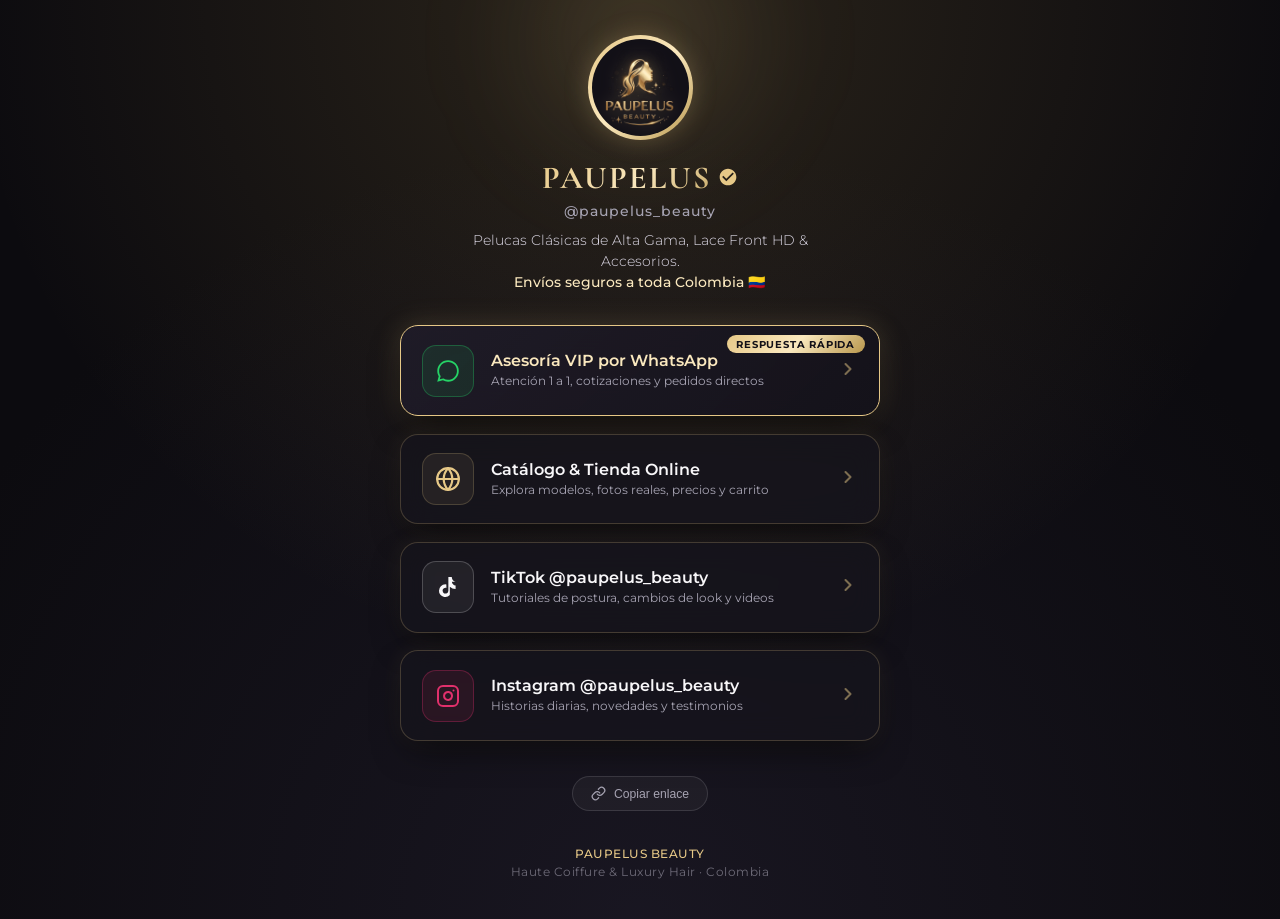
<file: links.html>
<!DOCTYPE html>
<html lang="es">
<head>
  <meta charset="UTF-8">
  <meta name="viewport" content="width=device-width, initial-scale=1.0, maximum-scale=1.0, user-scalable=no">
  <title>Paupelus Beauty | Enlaces Oficiales</title>
  <meta name="description" content="Enlaces oficiales de Paupelus Beauty: WhatsApp VIP, Catálogo Web de Pelucas de Alta Gama y TikTok oficial.">
  
  <!-- Favicon -->
  <link rel="icon" type="image/png" href="logo dorado transparente.png">
  <link rel="apple-touch-icon" href="logo dorado transparente.png">
  
  <!-- Open Graph / Meta Compartir -->
  <meta property="og:type" content="website">
  <meta property="og:title" content="Paupelus Beauty | Enlaces Oficiales">
  <meta property="og:description" content="Asesoría VIP WhatsApp, Catálogo Web y TikTok Oficial de Paupelus Beauty.">
  <meta property="og:image" content="https://paupelus-catalogo.pages.dev/og-image.jpg">
  <meta property="og:url" content="https://paupelus-catalogo.pages.dev/links.html">
  
  <!-- Fuentes Google -->
  <link rel="preconnect" href="https://fonts.googleapis.com">
  <link rel="preconnect" href="https://fonts.gstatic.com" crossorigin>
  <link href="https://fonts.googleapis.com/css2?family=Cormorant+Garamond:wght@400;600;700&family=Montserrat:wght@300;400;500;600;700&display=swap" rel="stylesheet">

  <style>
    :root {
      --bg-main: #0c0b0f;
      --bg-card: rgba(22, 20, 29, 0.75);
      --bg-card-hover: rgba(32, 29, 43, 0.95);
      --gold-primary: #e6c887;
      --gold-light: #fae8be;
      --gold-dark: #b8974d;
      --gold-gradient: linear-gradient(135deg, #e6c887 0%, #fae8be 50%, #b8974d 100%);
      --text-main: #f8f7f9;
      --text-muted: #a6a3b2;
      --border-subtle: rgba(230, 200, 135, 0.22);
      --border-active: rgba(230, 200, 135, 0.6);
      --shadow-luxury: 0 15px 35px -10px rgba(0, 0, 0, 0.7), 0 0 25px rgba(230, 200, 135, 0.08);
      --font-serif: 'Cormorant Garamond', Georgia, serif;
      --font-sans: 'Montserrat', -apple-system, BlinkMacSystemFont, sans-serif;
    }

    * {
      box-sizing: border-box;
      margin: 0;
      padding: 0;
      -webkit-tap-highlight-color: transparent;
    }

    body {
      font-family: var(--font-sans);
      background-color: var(--bg-main);
      background-image: 
        radial-gradient(circle at 50% 0%, rgba(184, 151, 77, 0.18) 0%, transparent 60%),
        radial-gradient(circle at 50% 100%, rgba(28, 25, 38, 0.8) 0%, var(--bg-main) 70%);
      color: var(--text-main);
      min-height: 100vh;
      display: flex;
      flex-direction: column;
      align-items: center;
      padding: 2.2rem 1.2rem 2.5rem;
      position: relative;
      overflow-x: hidden;
    }

    /* Destello de fondo */
    .ambient-glow {
      position: absolute;
      top: -120px;
      left: 50%;
      transform: translateX(-50%);
      width: 320px;
      height: 320px;
      background: radial-gradient(circle, rgba(230, 200, 135, 0.15) 0%, transparent 70%);
      filter: blur(50px);
      pointer-events: none;
      z-index: 0;
    }

    .container {
      width: 100%;
      max-width: 480px;
      position: relative;
      z-index: 1;
      display: flex;
      flex-direction: column;
      align-items: center;
    }

    /* Perfil y Logo */
    .profile-section {
      text-align: center;
      margin-bottom: 2rem;
      display: flex;
      flex-direction: column;
      align-items: center;
    }

    .logo-container {
      position: relative;
      width: 105px;
      height: 105px;
      margin-bottom: 1.1rem;
      display: flex;
      align-items: center;
      justify-content: center;
      border-radius: 50%;
      padding: 4px;
      background: var(--gold-gradient);
      box-shadow: 0 0 25px rgba(230, 200, 135, 0.25);
    }

    .logo-inner {
      width: 100%;
      height: 100%;
      background: #121017;
      border-radius: 50%;
      display: flex;
      align-items: center;
      justify-content: center;
      overflow: hidden;
      padding: 10px;
    }

    .logo-img {
      width: 100%;
      height: 100%;
      object-fit: contain;
      filter: drop-shadow(0 2px 8px rgba(230, 200, 135, 0.35));
    }

    .brand-title {
      font-family: var(--font-serif);
      font-size: 2rem;
      font-weight: 700;
      letter-spacing: 2px;
      background: var(--gold-gradient);
      -webkit-background-clip: text;
      -webkit-text-fill-color: transparent;
      margin-bottom: 0.35rem;
      display: flex;
      align-items: center;
      justify-content: center;
      gap: 0.4rem;
    }

    .verified-badge {
      display: inline-flex;
      color: var(--gold-primary);
    }

    .brand-handle {
      font-size: 0.88rem;
      font-weight: 500;
      color: var(--text-muted);
      letter-spacing: 1px;
      margin-bottom: 0.6rem;
    }

    .brand-bio {
      font-size: 0.88rem;
      color: #dfdbe8;
      max-width: 380px;
      line-height: 1.5;
      font-weight: 300;
    }

    .brand-bio span {
      color: var(--gold-light);
      font-weight: 500;
    }

    /* Lista de enlaces */
    .links-list {
      width: 100%;
      display: flex;
      flex-direction: column;
      gap: 1.1rem;
      margin-bottom: 2.2rem;
    }

    .link-card {
      position: relative;
      display: flex;
      align-items: center;
      gap: 1.1rem;
      width: 100%;
      padding: 1.15rem 1.3rem;
      background: var(--bg-card);
      border: 1px solid var(--border-subtle);
      border-radius: 18px;
      text-decoration: none;
      color: var(--text-main);
      backdrop-filter: blur(14px);
      -webkit-backdrop-filter: blur(14px);
      box-shadow: var(--shadow-luxury);
      transition: all 0.35s cubic-bezier(0.16, 1, 0.3, 1);
      overflow: hidden;
    }

    .link-card::before {
      content: '';
      position: absolute;
      top: 0;
      left: -100%;
      width: 100%;
      height: 100%;
      background: linear-gradient(90deg, transparent, rgba(230, 200, 135, 0.12), transparent);
      transition: left 0.6s ease;
    }

    .link-card:hover, .link-card:active {
      transform: translateY(-3px) scale(1.01);
      background: var(--bg-card-hover);
      border-color: var(--border-active);
      box-shadow: 0 18px 38px -10px rgba(0, 0, 0, 0.85), 0 0 30px rgba(230, 200, 135, 0.18);
    }

    .link-card:hover::before {
      left: 100%;
    }

    /* Tarjeta destacada (WhatsApp) */
    .link-card.featured {
      border: 1.5px solid var(--gold-primary);
      background: linear-gradient(135deg, rgba(32, 28, 42, 0.85) 0%, rgba(20, 18, 26, 0.95) 100%);
      box-shadow: 0 15px 35px -8px rgba(0, 0, 0, 0.8), 0 0 28px rgba(230, 200, 135, 0.2);
    }

    .link-card.featured::after {
      content: 'RESPUESTA RÁPIDA';
      position: absolute;
      top: 0.55rem;
      right: 0.9rem;
      font-size: 0.62rem;
      font-weight: 700;
      letter-spacing: 0.8px;
      color: #121017;
      background: var(--gold-gradient);
      padding: 0.2rem 0.6rem;
      border-radius: 20px;
      text-transform: uppercase;
    }

    /* Icono del botón */
    .link-icon-wrap {
      width: 52px;
      height: 52px;
      border-radius: 14px;
      display: flex;
      align-items: center;
      justify-content: center;
      flex-shrink: 0;
      background: rgba(230, 200, 135, 0.08);
      border: 1px solid rgba(230, 200, 135, 0.2);
      color: var(--gold-primary);
      transition: transform 0.3s ease, background 0.3s ease;
    }

    .link-card:hover .link-icon-wrap {
      transform: scale(1.08);
      background: rgba(230, 200, 135, 0.16);
      color: var(--gold-light);
    }

    /* Colores temáticos de iconos */
    .icon-whatsapp {
      color: #25D366;
      border-color: rgba(37, 211, 102, 0.3);
      background: rgba(37, 211, 102, 0.1);
    }
    .link-card:hover .icon-whatsapp {
      background: rgba(37, 211, 102, 0.22);
      color: #3ef884;
    }

    .icon-tiktok {
      color: #f8f7f9;
      border-color: rgba(255, 255, 255, 0.2);
      background: rgba(255, 255, 255, 0.06);
    }

    .icon-web {
      color: var(--gold-primary);
    }

    .icon-instagram {
      color: #E1306C;
      border-color: rgba(225, 48, 108, 0.3);
      background: rgba(225, 48, 108, 0.1);
    }
    .link-card:hover .icon-instagram {
      background: rgba(225, 48, 108, 0.22);
      color: #ff5f95;
    }

    /* Contenido de texto del botón */
    .link-info {
      flex: 1;
      display: flex;
      flex-direction: column;
      gap: 0.2rem;
      min-width: 0;
    }

    .link-title {
      font-size: 1rem;
      font-weight: 600;
      color: var(--text-main);
      display: flex;
      align-items: center;
      gap: 0.4rem;
    }

    .link-card.featured .link-title {
      color: var(--gold-light);
    }

    .link-desc {
      font-size: 0.78rem;
      color: var(--text-muted);
      line-height: 1.35;
      font-weight: 400;
      white-space: nowrap;
      overflow: hidden;
      text-overflow: ellipsis;
    }

    /* Flecha decorativa */
    .link-arrow {
      color: var(--gold-primary);
      opacity: 0.5;
      transition: transform 0.3s ease, opacity 0.3s ease;
      flex-shrink: 0;
    }

    .link-card:hover .link-arrow {
      opacity: 1;
      transform: translateX(4px);
    }

    /* Redes sociales secundarias */
    .social-bar {
      display: flex;
      align-items: center;
      justify-content: center;
      gap: 1.2rem;
      margin-bottom: 2rem;
    }

    .social-btn {
      width: 44px;
      height: 44px;
      border-radius: 50%;
      background: rgba(230, 200, 135, 0.06);
      border: 1px solid var(--border-subtle);
      display: flex;
      align-items: center;
      justify-content: center;
      color: var(--gold-light);
      text-decoration: none;
      transition: all 0.3s ease;
    }

    .social-btn:hover {
      background: rgba(230, 200, 135, 0.16);
      border-color: var(--gold-primary);
      transform: translateY(-2px);
    }

    /* Botón copiar enlace */
    .share-pill {
      display: inline-flex;
      align-items: center;
      gap: 0.5rem;
      padding: 0.55rem 1.1rem;
      background: rgba(255, 255, 255, 0.04);
      border: 1px solid rgba(255, 255, 255, 0.12);
      border-radius: 30px;
      font-size: 0.76rem;
      color: var(--text-muted);
      cursor: pointer;
      margin-bottom: 2.2rem;
      transition: all 0.3s ease;
    }

    .share-pill:hover {
      background: rgba(230, 200, 135, 0.1);
      border-color: var(--gold-primary);
      color: var(--gold-light);
    }

    .toast-msg {
      position: fixed;
      bottom: 25px;
      left: 50%;
      transform: translateX(-50%) translateY(100px);
      background: var(--gold-gradient);
      color: #121017;
      padding: 0.7rem 1.4rem;
      border-radius: 30px;
      font-size: 0.85rem;
      font-weight: 600;
      box-shadow: 0 10px 25px rgba(0,0,0,0.5);
      opacity: 0;
      transition: all 0.4s cubic-bezier(0.16, 1, 0.3, 1);
      z-index: 100;
      pointer-events: none;
    }

    .toast-msg.show {
      transform: translateX(-50%) translateY(0);
      opacity: 1;
    }

    /* Footer */
    footer {
      text-align: center;
      font-size: 0.75rem;
      color: rgba(166, 163, 178, 0.6);
      margin-top: auto;
      letter-spacing: 0.5px;
    }

    footer p:first-child {
      color: var(--gold-primary);
      font-weight: 500;
      margin-bottom: 0.2rem;
    }

    @media (max-width: 380px) {
      body {
        padding: 1.6rem 0.9rem 2rem;
      }
      .brand-title {
        font-size: 1.75rem;
      }
      .link-card {
        padding: 1rem 1.1rem;
        gap: 0.9rem;
      }
      .link-icon-wrap {
        width: 46px;
        height: 46px;
      }
    }
  </style>
</head>
<body>

  <div class="ambient-glow"></div>

  <main class="container">
    
    <!-- Encabezado / Perfil -->
    <header class="profile-section">
      <div class="logo-container">
        <div class="logo-inner">
          <img src="logo-dorado.webp" alt="Paupelus Logo" class="logo-img" onerror="this.src='logo dorado transparente.png'">
        </div>
      </div>
      
      <h1 class="brand-title">
        PAUPELUS
        <span class="verified-badge" title="Cuenta Oficial Verificada">
          <svg width="20" height="20" viewBox="0 0 24 24" fill="currentColor">
            <path d="M12 2C6.48 2 2 6.48 2 12s4.48 10 10 10 10-4.48 10-10S17.52 2 12 2zm-2 15l-5-5 1.41-1.41L10 14.17l7.59-7.59L19 8l-9 9z"/>
          </svg>
        </span>
      </h1>
      <p class="brand-handle">@paupelus_beauty</p>
      <p class="brand-bio">
        Pelucas Clásicas de Alta Gama, Lace Front HD & Accesorios.<br>
        <span>Envíos seguros a toda Colombia 🇨🇴</span>
      </p>
    </header>

    <!-- Lista de Enlaces Principales -->
    <section class="links-list" aria-label="Enlaces de contacto y catálogo">

      <!-- 1. WHATSAPP VIP -->
      <a href="https://api.whatsapp.com/send?phone=573185182292&text=Hola%20Paupelus%2C%20vengo%20desde%20Instagram%20y%20deseo%20asesor%C3%ADa%20personalizada" id="btnWhatsApp" class="link-card featured">
        <div class="link-icon-wrap icon-whatsapp">
          <svg width="26" height="26" viewBox="0 0 24 24" fill="currentColor">
            <path d="M12.04 2C6.58 2 2.13 6.45 2.13 11.91C2.13 13.66 2.59 15.36 3.45 16.86L2.05 22L7.3 20.62C8.75 21.41 10.38 21.83 12.04 21.83C17.5 21.83 21.95 17.38 21.95 11.92C21.95 9.27 20.92 6.78 19.05 4.91C17.18 3.03 14.69 2 12.04 2M12.05 3.67C14.25 3.67 16.31 4.53 17.87 6.09C19.42 7.65 20.28 9.72 20.28 11.92C20.28 16.46 16.58 20.15 12.04 20.15C10.56 20.15 9.11 19.76 7.85 19L7.55 18.83L4.43 19.65L5.26 16.61L5.06 16.29C4.24 14.99 3.8 13.47 3.8 11.91C3.81 7.37 7.5 3.67 12.05 3.67Z"/>
          </svg>
        </div>
        <div class="link-info">
          <span class="link-title">Asesoría VIP por WhatsApp</span>
          <span class="link-desc">Atención 1 a 1, cotizaciones y pedidos directos</span>
        </div>
        <div class="link-arrow">
          <svg width="20" height="20" viewBox="0 0 24 24" fill="none" stroke="currentColor" stroke-width="2.5" stroke-linecap="round" stroke-linejoin="round">
            <polyline points="9 18 15 12 9 6"></polyline>
          </svg>
        </div>
      </a>

      <!-- 2. CATÁLOGO / PÁGINA WEB -->
      <a href="index.html" class="link-card">
        <div class="link-icon-wrap icon-web">
          <svg width="26" height="26" viewBox="0 0 24 24" fill="none" stroke="currentColor" stroke-width="2" stroke-linecap="round" stroke-linejoin="round">
            <circle cx="12" cy="12" r="10"></circle>
            <line x1="2" y1="12" x2="22" y2="12"></line>
            <path d="M12 2a15.3 15.3 0 0 1 4 10 15.3 15.3 0 0 1-4 10 15.3 15.3 0 0 1-4-10 15.3 15.3 0 0 1 4-10z"></path>
          </svg>
        </div>
        <div class="link-info">
          <span class="link-title">Catálogo & Tienda Online</span>
          <span class="link-desc">Explora modelos, fotos reales, precios y carrito</span>
        </div>
        <div class="link-arrow">
          <svg width="20" height="20" viewBox="0 0 24 24" fill="none" stroke="currentColor" stroke-width="2.5" stroke-linecap="round" stroke-linejoin="round">
            <polyline points="9 18 15 12 9 6"></polyline>
          </svg>
        </div>
      </a>

      <!-- 3. TIKTOK OFICIAL -->
      <a href="https://www.tiktok.com/@paupelus_beauty" id="btnTikTok" class="link-card">
        <div class="link-icon-wrap icon-tiktok">
          <svg width="24" height="24" viewBox="0 0 24 24" fill="currentColor">
            <path d="M19.59 6.69a4.83 4.83 0 0 1-3.77-4.25V2h-3.45v13.67a2.89 2.89 0 0 1-5.2 1.74 2.89 2.89 0 0 1 2.31-4.64c.298-.002.595.042.88.13V9.4a6.33 6.33 0 0 0-1-.08A6.34 6.34 0 0 0 3 15.66a6.34 6.34 0 0 0 10.82 4.46V11.8a8.17 8.17 0 0 0 5.77 2.25v-3.45a4.85 4.85 0 0 1-3.77-3.91z"/>
          </svg>
        </div>
        <div class="link-info">
          <span class="link-title">TikTok @paupelus_beauty</span>
          <span class="link-desc">Tutoriales de postura, cambios de look y videos</span>
        </div>
        <div class="link-arrow">
          <svg width="20" height="20" viewBox="0 0 24 24" fill="none" stroke="currentColor" stroke-width="2.5" stroke-linecap="round" stroke-linejoin="round">
            <polyline points="9 18 15 12 9 6"></polyline>
          </svg>
        </div>
      </a>

      <!-- 4. INSTAGRAM OFICIAL -->
      <a href="https://www.instagram.com/paupelus_beauty/" id="btnInstagram" class="link-card">
        <div class="link-icon-wrap icon-instagram">
          <svg width="24" height="24" viewBox="0 0 24 24" fill="none" stroke="currentColor" stroke-width="2" stroke-linecap="round" stroke-linejoin="round">
            <rect x="2" y="2" width="20" height="20" rx="5" ry="5"></rect>
            <path d="M16 11.37A4 4 0 1 1 12.63 8 4 4 0 0 1 16 11.37z"></path>
            <line x1="17.5" y1="6.5" x2="17.51" y2="6.5"></line>
          </svg>
        </div>
        <div class="link-info">
          <span class="link-title">Instagram @paupelus_beauty</span>
          <span class="link-desc">Historias diarias, novedades y testimonios</span>
        </div>
        <div class="link-arrow">
          <svg width="20" height="20" viewBox="0 0 24 24" fill="none" stroke="currentColor" stroke-width="2.5" stroke-linecap="round" stroke-linejoin="round">
            <polyline points="9 18 15 12 9 6"></polyline>
          </svg>
        </div>
      </a>

    </section>

    <!-- Botón rápido compartir / copiar -->
    <button class="share-pill" id="shareBtn" aria-label="Copiar enlace de esta página">
      <svg width="15" height="15" viewBox="0 0 24 24" fill="none" stroke="currentColor" stroke-width="2" stroke-linecap="round" stroke-linejoin="round">
        <path d="M10 13a5 5 0 0 0 7.54.54l3-3a5 5 0 0 0-7.07-7.07l-1.72 1.71"></path>
        <path d="M14 11a5 5 0 0 0-7.54-.54l-3 3a5 5 0 0 0 7.07 7.07l1.71-1.71"></path>
      </svg>
      <span>Copiar enlace</span>
    </button>

    <!-- Footer de la marca -->
    <footer>
      <p>PAUPELUS BEAUTY</p>
      <p>Haute Coiffure & Luxury Hair · Colombia</p>
    </footer>

  </main>

  <!-- Mensaje flotante de confirmación -->
  <div class="toast-msg" id="toastMsg">¡Enlace copiado al portapapeles! ✨</div>

  <script>
    const isMobile = /Android|iPhone|iPad|iPod/i.test(navigator.userAgent);

    // 1. MANEJO INTELIGENTE DE WHATSAPP (Evita pantalla en blanco o bloqueo en Instagram)
    const btnWhatsApp = document.getElementById('btnWhatsApp');
    if (btnWhatsApp) {
      btnWhatsApp.addEventListener('click', (e) => {
        const phone = '573185182292';
        const msg = encodeURIComponent('Hola Paupelus, vengo desde Instagram y deseo asesoría personalizada');
        
        if (isMobile) {
          e.preventDefault();
          // Intenta abrir directamente la aplicación de WhatsApp instalada
          window.location.href = `whatsapp://send?phone=${phone}&text=${msg}`;
          
          // Respaldo en caso de que tarde o requiera enlace universal
          setTimeout(() => {
            window.location.href = `https://api.whatsapp.com/send?phone=${phone}&text=${msg}`;
          }, 800);
        } else {
          // En computadoras abre en pestaña nueva
          e.preventDefault();
          window.open(`https://api.whatsapp.com/send?phone=${phone}&text=${msg}`, '_blank');
        }
      });
    }

    // 2. MANEJO INTELIGENTE DE INSTAGRAM (Abre la app nativa en el perfil sin pedir contraseña)
    const btnInstagram = document.getElementById('btnInstagram');
    if (btnInstagram) {
      btnInstagram.addEventListener('click', (e) => {
        const username = 'paupelus_beauty';
        
        if (isMobile) {
          e.preventDefault();
          // Protocolo nativo de la app de Instagram
          window.location.href = `instagram://user?username=${username}`;
          
          // Respaldo a versión web si no abre la app nativa
          setTimeout(() => {
            window.location.href = `https://www.instagram.com/${username}/`;
          }, 800);
        } else {
          // En computadoras abre en pestaña nueva
          e.preventDefault();
          window.open(`https://www.instagram.com/${username}/`, '_blank');
        }
      });
    }

    // 3. MANEJO DE TIKTOK
    const btnTikTok = document.getElementById('btnTikTok');
    if (btnTikTok) {
      btnTikTok.addEventListener('click', (e) => {
        if (!isMobile) {
          e.preventDefault();
          window.open('https://www.tiktok.com/@paupelus_beauty', '_blank');
        }
      });
    }

    // 4. MANEJO DE COPIAR / COMPARTIR
    const shareBtn = document.getElementById('shareBtn');
    const toastMsg = document.getElementById('toastMsg');

    if (shareBtn) {
      shareBtn.addEventListener('click', async () => {
        const shareData = {
          title: 'Paupelus Beauty | Enlaces Oficiales',
          text: 'Conoce el catálogo de pelucas, WhatsApp VIP y TikTok de Paupelus Beauty.',
          url: window.location.href
        };

        if (navigator.share && navigator.canShare && navigator.canShare(shareData)) {
          try {
            await navigator.share(shareData);
            return;
          } catch (err) {
            if (err.name !== 'AbortError') {
              copyToClipboard();
            }
          }
        } else {
          copyToClipboard();
        }
      });
    }

    function copyToClipboard() {
      navigator.clipboard.writeText(window.location.href).then(() => {
        showToast();
      }).catch(() => {
        const input = document.createElement('input');
        input.value = window.location.href;
        document.body.appendChild(input);
        input.select();
        document.execCommand('copy');
        document.body.removeChild(input);
        showToast();
      });
    }

    function showToast() {
      toastMsg.classList.add('show');
      setTimeout(() => {
        toastMsg.classList.remove('show');
      }, 2500);
    }
  </script>
</body>
</html>
</file>
